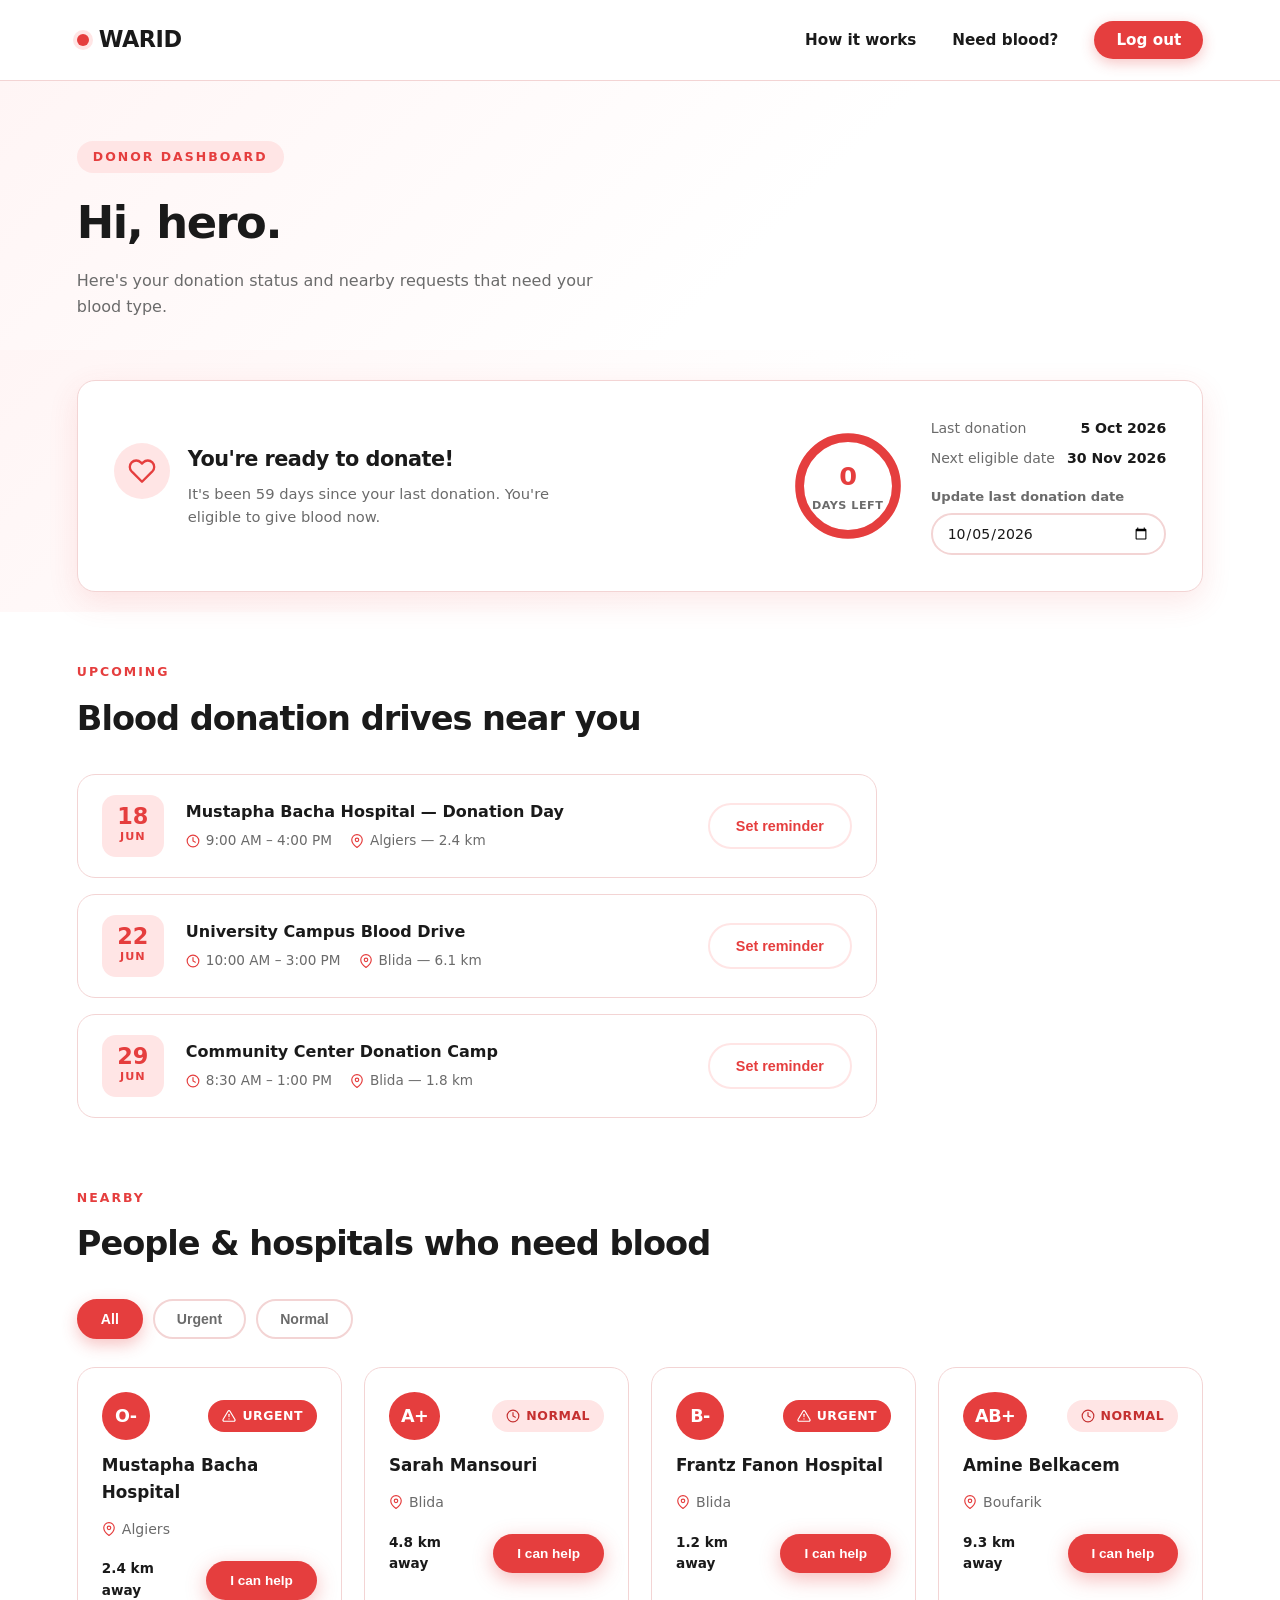
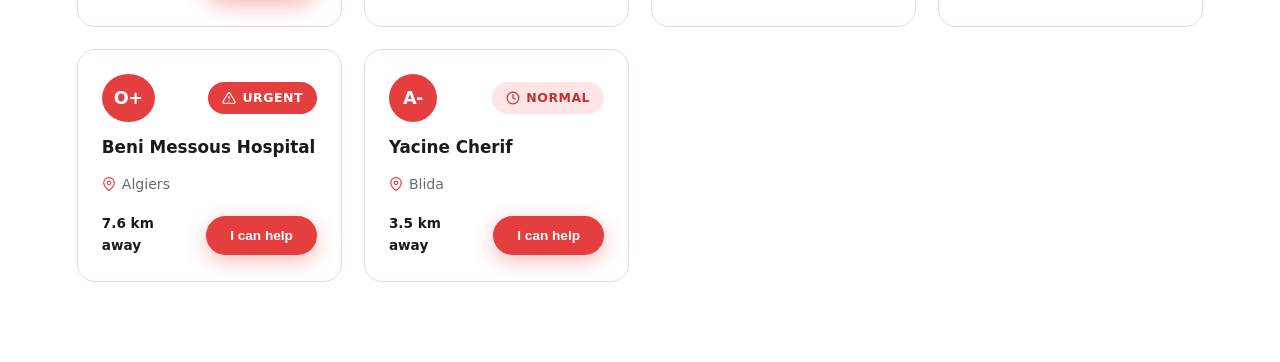
<file: donor-dashboard.html>
<!DOCTYPE html>
<html lang="en">
<head>
  <meta charset="UTF-8"/>
  <meta name="viewport" content="width=device-width, initial-scale=1.0"/>
  <title>Donor Dashboard — Warid</title>
  <link rel="stylesheet" href="donor-dashboard.css"/>
</head>
<body>
  <nav class="nav">
    <a href="index.html" class="logo">
      <span class="logo-dot"></span>WARID
    </a>
    <ul class="nav-links">
      <li><a href="index.html#how">How it works</a></li>
      <li><a href="register-needy.html">Need blood?</a></li>
      <li><a href="login.html" class="nav-cta">Log out</a></li>
    </ul>
  </nav>
  <section class="welcome">
    <span class="welcome-eyebrow fade-up">Donor dashboard</span>
    <h1 class="welcome-title fade-up-2">Hi, hero.</h1>
    <p class="welcome-sub fade-up-3">Here's your donation status and nearby requests that need your blood type.</p>
  </section>
  <section class="eligibility">
    <div class="eligibility-card">
      <div class="eligibility-status" id="eligibilityStatus">
        <div class="status-icon ready" id="statusIcon">
          <svg width="28" height="28" viewBox="0 0 24 24" fill="none" stroke="currentColor" stroke-width="2" stroke-linecap="round" stroke-linejoin="round" aria-hidden="true"><path d="M20.84 4.61a5.5 5.5 0 0 0-7.78 0L12 5.67l-1.06-1.06a5.5 5.5 0 0 0-7.78 7.78l1.06 1.06L12 21.23l7.78-7.78 1.06-1.06a5.5 5.5 0 0 0 0-7.78z"/></svg>
        </div>
        <div class="status-text">
          <h2 id="statusTitle">You're ready to donate!</h2>
          <p id="statusDesc">It's been more than 56 days since your last donation. You're eligible to give blood now.</p>
        </div>
      </div>
      <div class="countdown" id="countdown">
        <div class="countdown-ring">
          <svg viewBox="0 0 100 100" class="ring-svg">
            <circle cx="50" cy="50" r="44" class="ring-bg"/>
            <circle cx="50" cy="50" r="44" class="ring-progress" id="ringProgress"/>
          </svg>
          <div class="ring-center">
            <span class="ring-num" id="daysLeft">0</span>
            <span class="ring-label">days left</span>
          </div>
        </div>
        <div class="countdown-info">
          <p class="countdown-row"><span>Last donation</span><strong id="lastDonationDate">—</strong></p>
          <p class="countdown-row"><span>Next eligible date</span><strong id="nextEligibleDate">—</strong></p>
          <label class="last-donation-input">
            <span>Update last donation date</span>
            <input type="date" id="lastDonationInput">
          </label>
       </div>
      </div>
    </div>
  </section>
  <section class="events">
    <p class="section-label">Upcoming</p>
    <h2 class="section-title">Blood donation drives near you</h2>
    <div class="events-list">
      <div class="event-card">
        <div class="event-date">
          <span class="event-day">18</span>
          <span class="event-month">Jun</span>
        </div>
        <div class="event-body">
          <h3 class="event-title">Mustapha Bacha Hospital — Donation Day</h3>
          <p class="event-meta">
            <span class="meta-item"><svg width="14" height="14" viewBox="0 0 24 24" fill="none" stroke="currentColor" stroke-width="2" stroke-linecap="round" stroke-linejoin="round"><circle cx="12" cy="12" r="10"/><polyline points="12 6 12 12 16 14"/></svg> 9:00 AM – 4:00 PM</span>
            <span class="meta-item"><svg width="14" height="14" viewBox="0 0 24 24" fill="none" stroke="currentColor" stroke-width="2" stroke-linecap="round" stroke-linejoin="round"><path d="M21 10c0 7-9 13-9 13s-9-6-9-13a9 9 0 1 1 18 0z"/><circle cx="12" cy="10" r="3"/></svg> Algiers — 2.4 km</span>
          </p>
        </div>
        <button class="btn btn-outline">Set reminder</button>
      </div>
      <div class="event-card">
        <div class="event-date">
          <span class="event-day">22</span>
          <span class="event-month">Jun</span>
        </div>
        <div class="event-body">
          <h3 class="event-title">University Campus Blood Drive</h3>
          <p class="event-meta">
            <span class="meta-item"><svg width="14" height="14" viewBox="0 0 24 24" fill="none" stroke="currentColor" stroke-width="2" stroke-linecap="round" stroke-linejoin="round"><circle cx="12" cy="12" r="10"/><polyline points="12 6 12 12 16 14"/></svg> 10:00 AM – 3:00 PM</span>
            <span class="meta-item"><svg width="14" height="14" viewBox="0 0 24 24" fill="none" stroke="currentColor" stroke-width="2" stroke-linecap="round" stroke-linejoin="round"><path d="M21 10c0 7-9 13-9 13s-9-6-9-13a9 9 0 1 1 18 0z"/><circle cx="12" cy="10" r="3"/></svg> Blida — 6.1 km</span>
          </p>
        </div>
        <button class="btn btn-outline">Set reminder</button>
      </div>
      <div class="event-card">
        <div class="event-date">
          <span class="event-day">29</span>
          <span class="event-month">Jun</span>
        </div>
        <div class="event-body">
          <h3 class="event-title">Community Center Donation Camp</h3>
          <p class="event-meta">
            <span class="meta-item"><svg width="14" height="14" viewBox="0 0 24 24" fill="none" stroke="currentColor" stroke-width="2" stroke-linecap="round" stroke-linejoin="round"><circle cx="12" cy="12" r="10"/><polyline points="12 6 12 12 16 14"/></svg> 8:30 AM – 1:00 PM</span>
            <span class="meta-item"><svg width="14" height="14" viewBox="0 0 24 24" fill="none" stroke="currentColor" stroke-width="2" stroke-linecap="round" stroke-linejoin="round"><path d="M21 10c0 7-9 13-9 13s-9-6-9-13a9 9 0 1 1 18 0z"/><circle cx="12" cy="10" r="3"/></svg> Blida — 1.8 km</span>
          </p>
        </div>
        <button class="btn btn-outline">Set reminder</button>
      </div>
    </div>
  </section>
  <section class="requests">
    <p class="section-label">Nearby</p>
    <h2 class="section-title">People &amp; hospitals who need blood</h2>
    <div class="filters">
      <button class="filter-chip active" data-filter="all">All</button>
      <button class="filter-chip" data-filter="urgent">Urgent</button>
      <button class="filter-chip" data-filter="normal">Normal</button>
    </div>
    <div class="requests-grid" id="requestsGrid">
      <article class="request-card" data-urgency="urgent">
        <div class="request-top">
          <span class="blood-badge">O-</span>
          <span class="urgency-tag urgency-urgent">
            <svg width="14" height="14" viewBox="0 0 24 24" fill="none" stroke="currentColor" stroke-width="2" stroke-linecap="round" stroke-linejoin="round"><path d="M10.29 3.86L1.82 18a2 2 0 0 0 1.71 3h16.94a2 2 0 0 0 1.71-3L13.71 3.86a2 2 0 0 0-3.42 0z"/><line x1="12" y1="9" x2="12" y2="13"/><line x1="12" y1="17" x2="12.01" y2="17"/></svg>
            Urgent
          </span>
        </div>
        <h3 class="request-name">Mustapha Bacha Hospital</h3>
        <p class="request-loc">
          <svg width="14" height="14" viewBox="0 0 24 24" fill="none" stroke="currentColor" stroke-width="2" stroke-linecap="round" stroke-linejoin="round"><path d="M21 10c0 7-9 13-9 13s-9-6-9-13a9 9 0 1 1 18 0z"/><circle cx="12" cy="10" r="3"/></svg>
          Algiers
        </p>
        <div class="request-footer">
          <span class="request-distance">2.4 km away</span>
          <button class="btn btn-donor btn-sm">I can help</button>
        </div>
      </article>
      <article class="request-card" data-urgency="normal">
        <div class="request-top">
          <span class="blood-badge">A+</span>
          <span class="urgency-tag urgency-normal">
            <svg width="14" height="14" viewBox="0 0 24 24" fill="none" stroke="currentColor" stroke-width="2" stroke-linecap="round" stroke-linejoin="round"><circle cx="12" cy="12" r="10"/><polyline points="12 6 12 12 16 14"/></svg>
            Normal
          </span>
        </div>
        <h3 class="request-name">Sarah Mansouri</h3>
        <p class="request-loc">
          <svg width="14" height="14" viewBox="0 0 24 24" fill="none" stroke="currentColor" stroke-width="2" stroke-linecap="round" stroke-linejoin="round"><path d="M21 10c0 7-9 13-9 13s-9-6-9-13a9 9 0 1 1 18 0z"/><circle cx="12" cy="10" r="3"/></svg>
          Blida
        </p>
        <div class="request-footer">
          <span class="request-distance">4.8 km away</span>
          <button class="btn btn-donor btn-sm">I can help</button>
        </div>
      </article>

      <article class="request-card" data-urgency="urgent">
        <div class="request-top">
          <span class="blood-badge">B-</span>
          <span class="urgency-tag urgency-urgent">
            <svg width="14" height="14" viewBox="0 0 24 24" fill="none" stroke="currentColor" stroke-width="2" stroke-linecap="round" stroke-linejoin="round"><path d="M10.29 3.86L1.82 18a2 2 0 0 0 1.71 3h16.94a2 2 0 0 0 1.71-3L13.71 3.86a2 2 0 0 0-3.42 0z"/><line x1="12" y1="9" x2="12" y2="13"/><line x1="12" y1="17" x2="12.01" y2="17"/></svg>
            Urgent
          </span>
        </div>
        <h3 class="request-name">Frantz Fanon Hospital</h3>
        <p class="request-loc">
          <svg width="14" height="14" viewBox="0 0 24 24" fill="none" stroke="currentColor" stroke-width="2" stroke-linecap="round" stroke-linejoin="round"><path d="M21 10c0 7-9 13-9 13s-9-6-9-13a9 9 0 1 1 18 0z"/><circle cx="12" cy="10" r="3"/></svg>
          Blida
        </p>
        <div class="request-footer">
          <span class="request-distance">1.2 km away</span>
          <button class="btn btn-donor btn-sm">I can help</button>
        </div>
      </article>
      <article class="request-card" data-urgency="normal">
        <div class="request-top">
          <span class="blood-badge">AB+</span>
          <span class="urgency-tag urgency-normal">
            <svg width="14" height="14" viewBox="0 0 24 24" fill="none" stroke="currentColor" stroke-width="2" stroke-linecap="round" stroke-linejoin="round"><circle cx="12" cy="12" r="10"/><polyline points="12 6 12 12 16 14"/></svg>
            Normal
          </span>
        </div>
        <h3 class="request-name">Amine Belkacem</h3>
        <p class="request-loc">
          <svg width="14" height="14" viewBox="0 0 24 24" fill="none" stroke="currentColor" stroke-width="2" stroke-linecap="round" stroke-linejoin="round"><path d="M21 10c0 7-9 13-9 13s-9-6-9-13a9 9 0 1 1 18 0z"/><circle cx="12" cy="10" r="3"/></svg>
          Boufarik
        </p>
        <div class="request-footer">
          <span class="request-distance">9.3 km away</span>
          <button class="btn btn-donor btn-sm">I can help</button>
        </div>
      </article>
      <article class="request-card" data-urgency="urgent">
        <div class="request-top">
          <span class="blood-badge">O+</span>
          <span class="urgency-tag urgency-urgent">
            <svg width="14" height="14" viewBox="0 0 24 24" fill="none" stroke="currentColor" stroke-width="2" stroke-linecap="round" stroke-linejoin="round"><path d="M10.29 3.86L1.82 18a2 2 0 0 0 1.71 3h16.94a2 2 0 0 0 1.71-3L13.71 3.86a2 2 0 0 0-3.42 0z"/><line x1="12" y1="9" x2="12" y2="13"/><line x1="12" y1="17" x2="12.01" y2="17"/></svg>
            Urgent
          </span>
        </div>
        <h3 class="request-name">Beni Messous Hospital</h3>
        <p class="request-loc">
          <svg width="14" height="14" viewBox="0 0 24 24" fill="none" stroke="currentColor" stroke-width="2" stroke-linecap="round" stroke-linejoin="round"><path d="M21 10c0 7-9 13-9 13s-9-6-9-13a9 9 0 1 1 18 0z"/><circle cx="12" cy="10" r="3"/></svg>
          Algiers
        </p>
        <div class="request-footer">
          <span class="request-distance">7.6 km away</span>
          <button class="btn btn-donor btn-sm">I can help</button>
        </div>
      </article>
      <article class="request-card" data-urgency="normal">
        <div class="request-top">
          <span class="blood-badge">A-</span>
          <span class="urgency-tag urgency-normal">
            <svg width="14" height="14" viewBox="0 0 24 24" fill="none" stroke="currentColor" stroke-width="2" stroke-linecap="round" stroke-linejoin="round"><circle cx="12" cy="12" r="10"/><polyline points="12 6 12 12 16 14"/></svg>
            Normal
          </span>
        </div>
        <h3 class="request-name">Yacine Cherif</h3>
        <p class="request-loc">
          <svg width="14" height="14" viewBox="0 0 24 24" fill="none" stroke="currentColor" stroke-width="2" stroke-linecap="round" stroke-linejoin="round"><path d="M21 10c0 7-9 13-9 13s-9-6-9-13a9 9 0 1 1 18 0z"/><circle cx="12" cy="10" r="3"/></svg>
          Blida
        </p>
        <div class="request-footer">
          <span class="request-distance">3.5 km away</span>
          <button class="btn btn-donor btn-sm">I can help</button>
        </div>
      </article>
    </div>
    <p class="no-results hidden" id="noResults">No requests match this filter right now.</p>
  </section>
  
  <script src="donor-dashboard.js"></script>
</body>
</html>
</file>
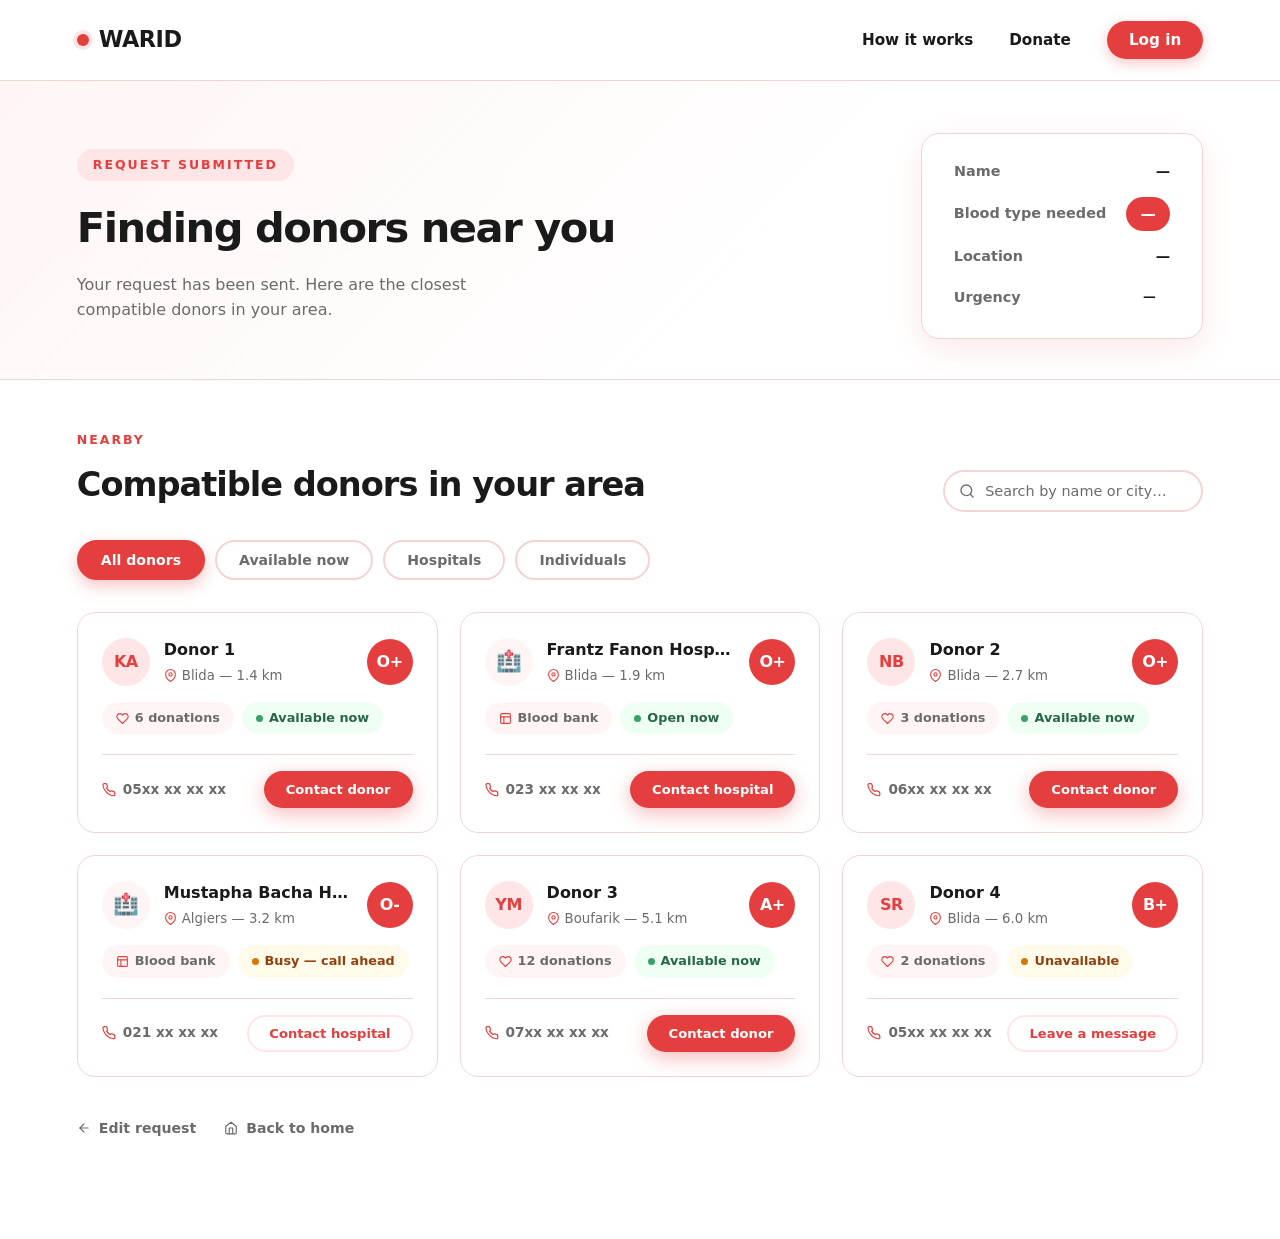
<file: find-donors.html>
<!DOCTYPE html>
<html lang="en">
<head>
  <meta charset="UTF-8"/>
  <meta name="viewport" content="width=device-width, initial-scale=1.0"/>
  <title>Nearby Donors — Warid</title>
  <link rel="stylesheet" href="find-donors.css"/>
</head>
<body>

  <nav class="nav">
    <a href="index.html" class="logo">
      <span class="logo-dot"></span>WARID
    </a>
    <ul class="nav-links">
      <li><a href="index.html#how">How it works</a></li>
      <li><a href="register-donor.html">Donate</a></li>
      <li><a href="login.html" class="nav-cta">Log in</a></li>
    </ul>
  </nav>
  <section class="summary-banner">
    <div class="summary-inner">
      <div class="summary-left">
        <span class="summary-eyebrow fade-up">Request submitted</span>
        <h1 class="summary-title fade-up-2">Finding donors near you</h1>
        <p class="summary-sub fade-up-3">Your request has been sent. Here are the closest compatible donors in your area.</p>
      </div>
      <div class="summary-card fade-up-2" id="summaryCard">
        <div class="summary-row">
          <span class="summary-label">Name</span>
          <strong class="summary-value" id="sumName">—</strong>
        </div>
        <div class="summary-row">
          <span class="summary-label">Blood type needed</span>
          <span class="blood-badge-sm" id="sumBlood">—</span>
        </div>
        <div class="summary-row">
          <span class="summary-label">Location</span>
          <strong class="summary-value" id="sumLocation">—</strong>
        </div>
        <div class="summary-row">
          <span class="summary-label">Urgency</span>
          <span class="urgency-pill" id="sumUrgency">—</span>
        </div>
      </div>
    </div>
  </section>
  <section class="donors-section">
    <div class="section-header">
      <div>
        <p class="section-label">Nearby</p>
        <h2 class="section-title">Compatible donors in your area</h2>
      </div>
      <div class="search-wrap">
        <svg width="16" height="16" viewBox="0 0 24 24" fill="none" stroke="currentColor" stroke-width="2" stroke-linecap="round" stroke-linejoin="round" aria-hidden="true"><circle cx="11" cy="11" r="8"/><line x1="21" y1="21" x2="16.65" y2="16.65"/></svg>
        <input type="text" id="searchInput" placeholder="Search by name or city…" class="search-input"/>
      </div>
    </div>

    <div class="filters">
      <button class="filter-chip active" data-filter="all">All donors</button>
      <button class="filter-chip" data-filter="available">Available now</button>
      <button class="filter-chip" data-filter="hospital">Hospitals</button>
      <button class="filter-chip" data-filter="individual">Individuals</button>
    </div>

    <div class="donors-grid" id="donorsGrid">

      <article class="donor-card" data-type="individual" data-available="true">
        <div class="donor-top">
          <div class="donor-avatar">KA</div>
          <div class="donor-meta-top">
            <h3 class="donor-name">Donor 1</h3>
            <p class="donor-city">
              <svg width="13" height="13" viewBox="0 0 24 24" fill="none" stroke="currentColor" stroke-width="2" stroke-linecap="round" stroke-linejoin="round"><path d="M21 10c0 7-9 13-9 13s-9-6-9-13a9 9 0 1 1 18 0z"/><circle cx="12" cy="10" r="3"/></svg>
              Blida — 1.4 km
            </p>
          </div>
          <span class="blood-badge">O+</span>
        </div>
        <div class="donor-stats">
          <div class="stat-pill">
            <svg width="13" height="13" viewBox="0 0 24 24" fill="none" stroke="currentColor" stroke-width="2" stroke-linecap="round" stroke-linejoin="round"><path d="M20.84 4.61a5.5 5.5 0 0 0-7.78 0L12 5.67l-1.06-1.06a5.5 5.5 0 0 0-7.78 7.78l1.06 1.06L12 21.23l7.78-7.78 1.06-1.06a5.5 5.5 0 0 0 0-7.78z"/></svg>
            6 donations
          </div>
          <div class="stat-pill available-pill">
            <span class="available-dot"></span>
            Available now
          </div>
        </div>
        <div class="donor-footer">
          <div class="contact-row">
            <svg width="14" height="14" viewBox="0 0 24 24" fill="none" stroke="currentColor" stroke-width="2" stroke-linecap="round" stroke-linejoin="round"><path d="M22 16.92v3a2 2 0 0 1-2.18 2 19.79 19.79 0 0 1-8.63-3.07A19.5 19.5 0 0 1 4.69 12a19.79 19.79 0 0 1-3.07-8.67A2 2 0 0 1 3.58 1.18h3a2 2 0 0 1 2 1.72c.127.96.361 1.903.7 2.81a2 2 0 0 1-.45 2.11L7.91 8.72a16 16 0 0 0 6 6l.72-.72a2 2 0 0 1 2.11-.45c.907.339 1.85.573 2.81.7A2 2 0 0 1 21.28 16.92z"/></svg>
            <span>05xx xx xx xx</span>
          </div>
          <button class="btn btn-donor btn-sm contact-btn">Contact donor</button>
        </div>
      </article>

      <article class="donor-card" data-type="hospital" data-available="true">
        <div class="donor-top">
          <div class="donor-avatar donor-avatar-hospital">🏥</div>
          <div class="donor-meta-top">
            <h3 class="donor-name">Frantz Fanon Hospital</h3>
            <p class="donor-city">
              <svg width="13" height="13" viewBox="0 0 24 24" fill="none" stroke="currentColor" stroke-width="2" stroke-linecap="round" stroke-linejoin="round"><path d="M21 10c0 7-9 13-9 13s-9-6-9-13a9 9 0 1 1 18 0z"/><circle cx="12" cy="10" r="3"/></svg>
              Blida — 1.9 km
            </p>
          </div>
          <span class="blood-badge">O+</span>
        </div>
        <div class="donor-stats">
          <div class="stat-pill">
            <svg width="13" height="13" viewBox="0 0 24 24" fill="none" stroke="currentColor" stroke-width="2" stroke-linecap="round" stroke-linejoin="round"><rect x="3" y="3" width="18" height="18" rx="2" ry="2"/><line x1="3" y1="9" x2="21" y2="9"/><line x1="9" y1="21" x2="9" y2="9"/></svg>
            Blood bank
          </div>
          <div class="stat-pill available-pill">
            <span class="available-dot"></span>
            Open now
          </div>
        </div>
        <div class="donor-footer">
          <div class="contact-row">
            <svg width="14" height="14" viewBox="0 0 24 24" fill="none" stroke="currentColor" stroke-width="2" stroke-linecap="round" stroke-linejoin="round"><path d="M22 16.92v3a2 2 0 0 1-2.18 2 19.79 19.79 0 0 1-8.63-3.07A19.5 19.5 0 0 1 4.69 12a19.79 19.79 0 0 1-3.07-8.67A2 2 0 0 1 3.58 1.18h3a2 2 0 0 1 2 1.72c.127.96.361 1.903.7 2.81a2 2 0 0 1-.45 2.11L7.91 8.72a16 16 0 0 0 6 6l.72-.72a2 2 0 0 1 2.11-.45c.907.339 1.85.573 2.81.7A2 2 0 0 1 21.28 16.92z"/></svg>
            <span>023 xx xx xx</span>
          </div>
          <button class="btn btn-donor btn-sm contact-btn">Contact hospital</button>
        </div>
      </article>

      <article class="donor-card" data-type="individual" data-available="true">
        <div class="donor-top">
          <div class="donor-avatar">NB</div>
          <div class="donor-meta-top">
            <h3 class="donor-name">Donor 2</h3>
            <p class="donor-city">
              <svg width="13" height="13" viewBox="0 0 24 24" fill="none" stroke="currentColor" stroke-width="2" stroke-linecap="round" stroke-linejoin="round"><path d="M21 10c0 7-9 13-9 13s-9-6-9-13a9 9 0 1 1 18 0z"/><circle cx="12" cy="10" r="3"/></svg>
              Blida — 2.7 km
            </p>
          </div>
          <span class="blood-badge">O+</span>
        </div>
        <div class="donor-stats">
          <div class="stat-pill">
            <svg width="13" height="13" viewBox="0 0 24 24" fill="none" stroke="currentColor" stroke-width="2" stroke-linecap="round" stroke-linejoin="round"><path d="M20.84 4.61a5.5 5.5 0 0 0-7.78 0L12 5.67l-1.06-1.06a5.5 5.5 0 0 0-7.78 7.78l1.06 1.06L12 21.23l7.78-7.78 1.06-1.06a5.5 5.5 0 0 0 0-7.78z"/></svg>
            3 donations
          </div>
          <div class="stat-pill available-pill">
            <span class="available-dot"></span>
            Available now
          </div>
        </div>
        <div class="donor-footer">
          <div class="contact-row">
            <svg width="14" height="14" viewBox="0 0 24 24" fill="none" stroke="currentColor" stroke-width="2" stroke-linecap="round" stroke-linejoin="round"><path d="M22 16.92v3a2 2 0 0 1-2.18 2 19.79 19.79 0 0 1-8.63-3.07A19.5 19.5 0 0 1 4.69 12a19.79 19.79 0 0 1-3.07-8.67A2 2 0 0 1 3.58 1.18h3a2 2 0 0 1 2 1.72c.127.96.361 1.903.7 2.81a2 2 0 0 1-.45 2.11L7.91 8.72a16 16 0 0 0 6 6l.72-.72a2 2 0 0 1 2.11-.45c.907.339 1.85.573 2.81.7A2 2 0 0 1 21.28 16.92z"/></svg>
            <span>06xx xx xx xx</span>
          </div>
          <button class="btn btn-donor btn-sm contact-btn">Contact donor</button>
        </div>
      </article>

      <article class="donor-card" data-type="hospital" data-available="false">
        <div class="donor-top">
          <div class="donor-avatar donor-avatar-hospital">🏥</div>
          <div class="donor-meta-top">
            <h3 class="donor-name">Mustapha Bacha Hospital</h3>
            <p class="donor-city">
              <svg width="13" height="13" viewBox="0 0 24 24" fill="none" stroke="currentColor" stroke-width="2" stroke-linecap="round" stroke-linejoin="round"><path d="M21 10c0 7-9 13-9 13s-9-6-9-13a9 9 0 1 1 18 0z"/><circle cx="12" cy="10" r="3"/></svg>
              Algiers — 3.2 km
            </p>
          </div>
          <span class="blood-badge">O-</span>
        </div>
        <div class="donor-stats">
          <div class="stat-pill">
            <svg width="13" height="13" viewBox="0 0 24 24" fill="none" stroke="currentColor" stroke-width="2" stroke-linecap="round" stroke-linejoin="round"><rect x="3" y="3" width="18" height="18" rx="2" ry="2"/><line x1="3" y1="9" x2="21" y2="9"/><line x1="9" y1="21" x2="9" y2="9"/></svg>
            Blood bank
          </div>
          <div class="stat-pill busy-pill">
            <span class="busy-dot"></span>
            Busy — call ahead
          </div>
        </div>
        <div class="donor-footer">
          <div class="contact-row">
            <svg width="14" height="14" viewBox="0 0 24 24" fill="none" stroke="currentColor" stroke-width="2" stroke-linecap="round" stroke-linejoin="round"><path d="M22 16.92v3a2 2 0 0 1-2.18 2 19.79 19.79 0 0 1-8.63-3.07A19.5 19.5 0 0 1 4.69 12a19.79 19.79 0 0 1-3.07-8.67A2 2 0 0 1 3.58 1.18h3a2 2 0 0 1 2 1.72c.127.96.361 1.903.7 2.81a2 2 0 0 1-.45 2.11L7.91 8.72a16 16 0 0 0 6 6l.72-.72a2 2 0 0 1 2.11-.45c.907.339 1.85.573 2.81.7A2 2 0 0 1 21.28 16.92z"/></svg>
            <span>021 xx xx xx</span>
          </div>
          <button class="btn btn-outline btn-sm contact-btn">Contact hospital</button>
        </div>
      </article>

      <article class="donor-card" data-type="individual" data-available="true">
        <div class="donor-top">
          <div class="donor-avatar">YM</div>
          <div class="donor-meta-top">
            <h3 class="donor-name">Donor 3</h3>
            <p class="donor-city">
              <svg width="13" height="13" viewBox="0 0 24 24" fill="none" stroke="currentColor" stroke-width="2" stroke-linecap="round" stroke-linejoin="round"><path d="M21 10c0 7-9 13-9 13s-9-6-9-13a9 9 0 1 1 18 0z"/><circle cx="12" cy="10" r="3"/></svg>
              Boufarik — 5.1 km
            </p>
          </div>
          <span class="blood-badge">A+</span>
        </div>
        <div class="donor-stats">
          <div class="stat-pill">
            <svg width="13" height="13" viewBox="0 0 24 24" fill="none" stroke="currentColor" stroke-width="2" stroke-linecap="round" stroke-linejoin="round"><path d="M20.84 4.61a5.5 5.5 0 0 0-7.78 0L12 5.67l-1.06-1.06a5.5 5.5 0 0 0-7.78 7.78l1.06 1.06L12 21.23l7.78-7.78 1.06-1.06a5.5 5.5 0 0 0 0-7.78z"/></svg>
            12 donations
          </div>
          <div class="stat-pill available-pill">
            <span class="available-dot"></span>
            Available now
          </div>
        </div>
        <div class="donor-footer">
          <div class="contact-row">
            <svg width="14" height="14" viewBox="0 0 24 24" fill="none" stroke="currentColor" stroke-width="2" stroke-linecap="round" stroke-linejoin="round"><path d="M22 16.92v3a2 2 0 0 1-2.18 2 19.79 19.79 0 0 1-8.63-3.07A19.5 19.5 0 0 1 4.69 12a19.79 19.79 0 0 1-3.07-8.67A2 2 0 0 1 3.58 1.18h3a2 2 0 0 1 2 1.72c.127.96.361 1.903.7 2.81a2 2 0 0 1-.45 2.11L7.91 8.72a16 16 0 0 0 6 6l.72-.72a2 2 0 0 1 2.11-.45c.907.339 1.85.573 2.81.7A2 2 0 0 1 21.28 16.92z"/></svg>
            <span>07xx xx xx xx</span>
          </div>
          <button class="btn btn-donor btn-sm contact-btn">Contact donor</button>
        </div>
      </article>

      <article class="donor-card" data-type="individual" data-available="false">
        <div class="donor-top">
          <div class="donor-avatar">SR</div>
          <div class="donor-meta-top">
            <h3 class="donor-name">Donor 4</h3>
            <p class="donor-city">
              <svg width="13" height="13" viewBox="0 0 24 24" fill="none" stroke="currentColor" stroke-width="2" stroke-linecap="round" stroke-linejoin="round"><path d="M21 10c0 7-9 13-9 13s-9-6-9-13a9 9 0 1 1 18 0z"/><circle cx="12" cy="10" r="3"/></svg>
              Blida — 6.0 km
            </p>
          </div>
          <span class="blood-badge">B+</span>
        </div>
        <div class="donor-stats">
          <div class="stat-pill">
            <svg width="13" height="13" viewBox="0 0 24 24" fill="none" stroke="currentColor" stroke-width="2" stroke-linecap="round" stroke-linejoin="round"><path d="M20.84 4.61a5.5 5.5 0 0 0-7.78 0L12 5.67l-1.06-1.06a5.5 5.5 0 0 0-7.78 7.78l1.06 1.06L12 21.23l7.78-7.78 1.06-1.06a5.5 5.5 0 0 0 0-7.78z"/></svg>
            2 donations
          </div>
          <div class="stat-pill busy-pill">
            <span class="busy-dot"></span>
            Unavailable
          </div>
        </div>
        <div class="donor-footer">
          <div class="contact-row">
            <svg width="14" height="14" viewBox="0 0 24 24" fill="none" stroke="currentColor" stroke-width="2" stroke-linecap="round" stroke-linejoin="round"><path d="M22 16.92v3a2 2 0 0 1-2.18 2 19.79 19.79 0 0 1-8.63-3.07A19.5 19.5 0 0 1 4.69 12a19.79 19.79 0 0 1-3.07-8.67A2 2 0 0 1 3.58 1.18h3a2 2 0 0 1 2 1.72c.127.96.361 1.903.7 2.81a2 2 0 0 1-.45 2.11L7.91 8.72a16 16 0 0 0 6 6l.72-.72a2 2 0 0 1 2.11-.45c.907.339 1.85.573 2.81.7A2 2 0 0 1 21.28 16.92z"/></svg>
            <span>05xx xx xx xx</span>
          </div>
          <button class="btn btn-outline btn-sm contact-btn">Leave a message</button>
        </div>
      </article>

    </div>

    <p class="no-results hidden" id="noResults">No donors match this filter right now.</p>

    <div class="back-row">
      <a href="register-needy.html" class="back-home">
        <svg width="14" height="14" viewBox="0 0 24 24" fill="none" stroke="currentColor" stroke-width="2" stroke-linecap="round" stroke-linejoin="round" aria-hidden="true"><line x1="19" y1="12" x2="5" y2="12"/><polyline points="12 19 5 12 12 5"/></svg>
        Edit request
      </a>
      <a href="index.html" class="back-home">
        <svg width="14" height="14" viewBox="0 0 24 24" fill="none" stroke="currentColor" stroke-width="2" stroke-linecap="round" stroke-linejoin="round" aria-hidden="true"><path d="M3 9l9-7 9 7v11a2 2 0 0 1-2 2H5a2 2 0 0 1-2-2z"/><polyline points="9 22 9 12 15 12 15 22"/></svg>
        Back to home
      </a>
    </div>
  </section>

 
  <script src="find-donors.js"></script>
</body>
</html>
</file>
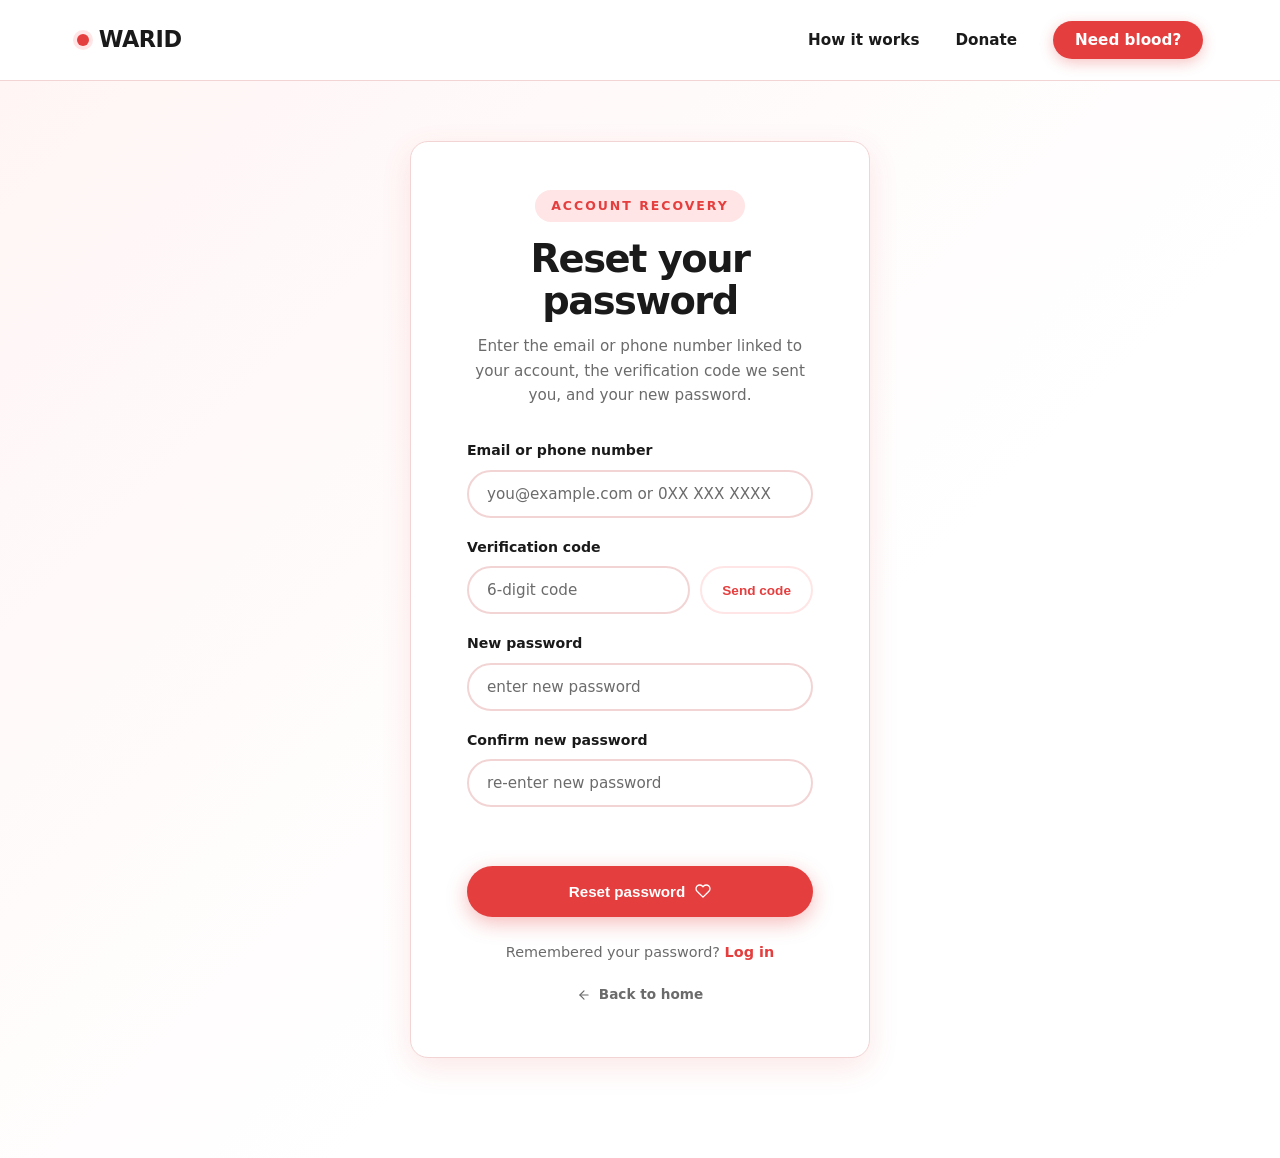
<file: forgot-password.html>
<!DOCTYPE html>
<html lang="en">
<head>
  <meta charset="UTF-8"/>
  <meta name="viewport" content="width=device-width, initial-scale=1.0"/>
  <title>Forgot Password — Warid</title>
  <link rel="stylesheet" href="login.css"/>
</head>
<body>
  <nav class="nav">
    <a href="index.html" class="logo">
      <span class="logo-dot"></span>WARID
    </a>
    <ul class="nav-links">
      <li><a href="index.html#how">How it works</a></li>
      <li><a href="register-donor.html">Donate</a></li>
      <li><a href="register-needy.html" class="nav-cta">Need blood?</a></li>
    </ul>
  </nav>
  <section class="auth auth-centered">
    <div class="auth-card">
      <span class="auth-eyebrow fade-up">Account recovery</span>
      <h1 class="auth-title fade-up-2">Reset your password</h1>
      <p class="auth-sub fade-up-3">
        Enter the email or phone number linked to your account, the verification code we sent you, and your new password.
      </p>
      <form id="resetForm" class="auth-form fade-up-3">
        <div class="field">
          <label for="identifier">Email or phone number</label>
          <input type="text" id="identifier" name="identifier" placeholder="you@example.com or 0XX XXX XXXX" required>
        </div>
        <div class="field code-field">
          <label for="code">Verification code</label>
          <div class="code-row">
            <input type="text" id="code" name="code" placeholder="6-digit code" inputmode="numeric" maxlength="6" required>
            <button type="button" id="sendCodeBtn" class="btn btn-secondary-outline">Send code</button>
          </div>
        </div>
        <div class="field">
          <label for="newPassword">New password</label>
          <input type="password" id="newPassword" name="newPassword" placeholder="enter new password" required>
        </div>
        <div class="field">
          <label for="confirmPassword">Confirm new password</label>
          <input type="password" id="confirmPassword" name="confirmPassword" placeholder="re-enter new password" required>
        </div>
        <p class="field-error" id="formError"></p>
        <button type="submit" class="btn btn-donor btn-full">
          Reset password
          <svg width="16" height="16" viewBox="0 0 24 24" fill="none" stroke="currentColor" stroke-width="2" stroke-linecap="round" stroke-linejoin="round" aria-hidden="true"><path d="M20.84 4.61a5.5 5.5 0 0 0-7.78 0L12 5.67l-1.06-1.06a5.5 5.5 0 0 0-7.78 7.78l1.06 1.06L12 21.23l7.78-7.78 1.06-1.06a5.5 5.5 0 0 0 0-7.78z"/></svg>
        </button>
      </form>
      <p class="auth-footer">
        Remembered your password? <a href="login.html">Log in</a>
      </p>
      <a href="index.html" class="back-home">
        <svg width="14" height="14" viewBox="0 0 24 24" fill="none" stroke="currentColor" stroke-width="2" stroke-linecap="round" stroke-linejoin="round" aria-hidden="true"><line x1="19" y1="12" x2="5" y2="12"/><polyline points="12 19 5 12 12 5"/></svg>
        Back to home
      </a>
    </div>
  </section>
  <script src="forgot-password.js"></script>
</body>
</html>
</file>
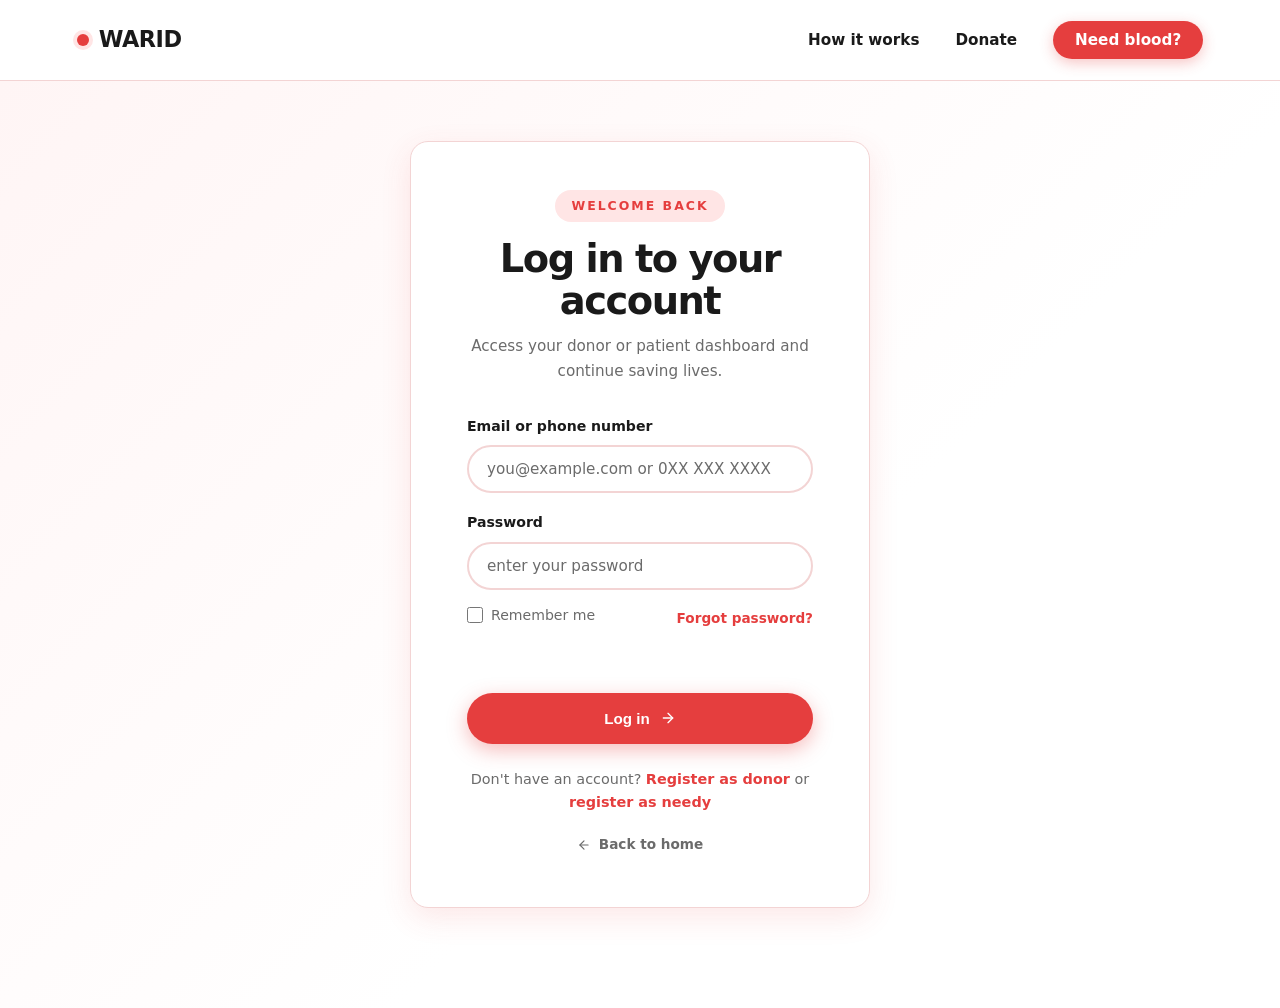
<file: login.html>
<!DOCTYPE html>
<html lang="en">
<head>
  <meta charset="UTF-8"/>
  <meta name="viewport" content="width=device-width, initial-scale=1.0"/>
  <title>Log in — Warid</title>
  <link rel="stylesheet" href="login.css"/>
</head>
<body>
  <nav class="nav">
    <a href="index.html" class="logo">
      <span class="logo-dot"></span>WARID
    </a>
    <ul class="nav-links">
      <li><a href="index.html">How it works</a></li>
      <li><a href="register-donor.html">Donate</a></li>
      <li><a href="register-needy.html" class="nav-cta">Need blood?</a></li>
    </ul>
  </nav>

  <section class="auth auth-centered">
    <div class="auth-card">
      <span class="auth-eyebrow fade-up">Welcome back</span>
      <h1 class="auth-title fade-up-2">Log in to your account</h1>
      <p class="auth-sub fade-up-3">
        Access your donor or patient dashboard and continue saving lives.
      </p>

      <form id="loginForm" class="auth-form fade-up-3">

        <div class="field">
          <label for="identifier">Email or phone number</label>
          <input type="text" id="identifier" name="identifier" placeholder="you@example.com or 0XX XXX XXXX" required>
        </div>

        <div class="field">
          <label for="password">Password</label>
          <input type="password" id="password" name="password" placeholder="enter your password" required>
        </div>

        <div class="login-options">
          <label class="remember">
            <input type="checkbox" id="remember" name="remember">
            Remember me
          </label>
          <a href="forgot-password.html" class="forgot-link">Forgot password?</a>
        </div>

        <p class="field-error" id="formError"></p>

        <button type="submit" class="btn btn-donor btn-full">
          Log in
          <svg width="16" height="16" viewBox="0 0 24 24" fill="none" stroke="currentColor" stroke-width="2" stroke-linecap="round" stroke-linejoin="round" aria-hidden="true"><line x1="5" y1="12" x2="19" y2="12"/><polyline points="12 5 19 12 12 19"/></svg>
        </button>
      </form>

      <p class="auth-footer">
        Don't have an account? <a href="register-donor.html">Register as donor</a> or <a href="register-needy.html">register as needy</a>
      </p>

      <a href="index.html" class="back-home">
        <svg width="14" height="14" viewBox="0 0 24 24" fill="none" stroke="currentColor" stroke-width="2" stroke-linecap="round" stroke-linejoin="round" aria-hidden="true"><line x1="19" y1="12" x2="5" y2="12"/><polyline points="12 19 5 12 12 5"/></svg>
        Back to home
      </a>
    </div>
  </section>
  <script src="login.js"></script>
</body>
</html>
</file>
<file: donor-dashboard.css>
:root {
  --red: #e53e3e;
  --red-dark: #c53030;
  --red-light: #ffe5e5;
  --red-pale: #fff5f5;
  --white: #ffffff;
  --ink: #1a1a1a;
  --ink-soft: #6b6b6b;
  --border: #f3d4d4;
  --shadow: 0 10px 30px rgba(229, 62, 62, 0.12);
  --shadow-hover: 0 16px 40px rgba(229, 62, 62, 0.22);
  --radius: 18px;
  --transition: 0.35s cubic-bezier(.4,0,.2,1);
}
* {
  margin: 0;
  padding: 0;
  box-sizing: border-box;
}
html {
  scroll-behavior: smooth;
}
body {
  font-family: 'Inter', 'Segoe UI', system-ui, -apple-system, sans-serif;
  background: var(--white);
  color: var(--ink);
  line-height: 1.6;
  overflow-x: hidden;
}
.nav {
  display: flex;
  align-items: center;
  justify-content: space-between;
  padding: 22px 6%;
  position: sticky;
  top: 0;
  background: rgba(255, 255, 255, 0.85);
  backdrop-filter: blur(12px);
  border-bottom: 1px solid var(--border);
  z-index: 1000;
}
.logo {
  display: flex;
  align-items: center;
  gap: 10px;
  font-size: 1.4rem;
  font-weight: 800;
  color: var(--ink);
  text-decoration: none;
  letter-spacing: -0.5px;
  transition: color var(--transition);
}
.logo:hover {
  color: var(--red);
}
.logo-dot {
  display: inline-block;
  width: 12px;
  height: 12px;
  border-radius: 50%;
  background: var(--red);
  box-shadow: 0 0 0 4px var(--red-light);
  animation: pulse 2.2s infinite;
}
@keyframes pulse {
  0%, 100% { box-shadow: 0 0 0 4px var(--red-light); }
  50% { box-shadow: 0 0 0 8px var(--red-light); }
}
.nav-links {
  display: flex;
  align-items: center;
  gap: 36px;
  list-style: none;
}
.nav-links a {
  text-decoration: none;
  color: var(--ink);
  font-weight: 600;
  font-size: 0.95rem;
  position: relative;
  transition: color var(--transition);
}
.nav-links a:not(.nav-cta)::after {
  content: '';
  position: absolute;
  left: 0;
  bottom: -6px;
  width: 0;
  height: 2px;
  background: var(--red);
  transition: width var(--transition);
}
.nav-links a:not(.nav-cta):hover::after {
  width: 100%;
}

.nav-links a:not(.nav-cta):hover {
  color: var(--red);
}

.nav-cta {
  background: var(--red);
  color: var(--white) !important;
  padding: 10px 22px;
  border-radius: 50px;
  transition: all var(--transition);
  box-shadow: 0 4px 14px rgba(229, 62, 62, 0.3);
}

.nav-cta:hover {
  background: var(--red-dark);
  transform: translateY(-2px);
  box-shadow: 0 8px 20px rgba(229, 62, 62, 0.4);
}
.welcome {
  padding: 60px 6% 30px;
  background: linear-gradient(135deg, var(--red-pale) 0%, var(--white) 60%);
}
.welcome-eyebrow {
  display: inline-block;
  color: var(--red);
  font-weight: 700;
  letter-spacing: 2px;
  text-transform: uppercase;
  font-size: 0.78rem;
  margin-bottom: 14px;
  padding: 6px 16px;
  background: var(--red-light);
  border-radius: 50px;
}
.welcome-title {
  font-size: clamp(2rem, 4vw, 2.8rem);
  font-weight: 800;
  letter-spacing: -1.5px;
  margin-bottom: 10px;
}
.welcome-sub {
  color: var(--ink-soft);
  font-size: 1rem;
  max-width: 560px;
}
.eligibility {
  padding: 30px 6% 20px;
  background: linear-gradient(135deg, var(--red-pale) 0%, var(--white) 60%);
}
.eligibility-card {
  background: var(--white);
  border: 1px solid var(--border);
  border-radius: var(--radius);
  box-shadow: var(--shadow);
  padding: 36px;
  display: grid;
  grid-template-columns: 1.2fr 1fr;
  gap: 36px;
  align-items: center;
  transition: box-shadow var(--transition);
}
.eligibility-card:hover {
  box-shadow: var(--shadow-hover);
}
.eligibility-status {
  display: flex;
  gap: 18px;
  align-items: flex-start;
}
.status-icon {
  width: 56px;
  height: 56px;
  border-radius: 50%;
  display: flex;
  align-items: center;
  justify-content: center;
  flex-shrink: 0;
}
.status-icon.ready {
  background: var(--red-light);
  color: var(--red);
}
.status-icon.waiting {
  background: var(--border);
  color: var(--ink-soft);
}
.status-text h2 {
  font-size: 1.3rem;
  font-weight: 800;
  letter-spacing: -0.5px;
  margin-bottom: 6px;
}
.status-text p {
  color: var(--ink-soft);
  font-size: 0.92rem;
  max-width: 380px;
}
.countdown {
  display: flex;
  align-items: center;
  gap: 28px;
  flex-wrap: wrap;
  justify-content: flex-end;
}
.countdown-ring {
  position: relative;
  width: 110px;
  height: 110px;
  flex-shrink: 0;
}
.ring-svg {
  width: 100%;
  height: 100%;
  transform: rotate(-90deg);
}
.ring-bg {
  fill: none;
  stroke: var(--red-light);
  stroke-width: 8;
}
.ring-progress {
  fill: none;
  stroke: var(--red);
  stroke-width: 8;
  stroke-linecap: round;
  stroke-dasharray: 276.46;
  stroke-dashoffset: 0;
  transition: stroke-dashoffset 0.6s ease;
}
.ring-center {
  position: absolute;
  inset: 0;
  display: flex;
  flex-direction: column;
  align-items: center;
  justify-content: center;
}
.ring-num {
  font-size: 1.6rem;
  font-weight: 800;
  color: var(--red);
  letter-spacing: -1px;
}
.ring-label {
  font-size: 0.7rem;
  color: var(--ink-soft);
  font-weight: 600;
  text-transform: uppercase;
  letter-spacing: 0.5px;
}
.countdown-info {
  display: flex;
  flex-direction: column;
  gap: 8px;
  min-width: 220px;
}
.countdown-row {
  display: flex;
  justify-content: space-between;
  font-size: 0.88rem;
  color: var(--ink-soft);
  gap: 12px;
}

.countdown-row strong {
  color: var(--ink);
  font-weight: 700;
}

.last-donation-input {
  display: flex;
  flex-direction: column;
  gap: 6px;
  margin-top: 8px;
  font-size: 0.82rem;
  font-weight: 600;
  color: var(--ink-soft);
}

.last-donation-input input {
  padding: 10px 14px;
  border: 2px solid var(--border);
  border-radius: 50px;
  font-size: 0.88rem;
  font-family: inherit;
  color: var(--ink);
  background: var(--white);
  outline: none;
  transition: all var(--transition);
}

.last-donation-input input:focus {
  border-color: var(--red);
  box-shadow: 0 0 0 4px var(--red-light);
}
.section-label {
  color: var(--red);
  font-weight: 700;
  letter-spacing: 2px;
  text-transform: uppercase;
  font-size: 0.78rem;
  margin-bottom: 10px;
}
.section-title {
  font-size: clamp(1.5rem, 3vw, 2.1rem);
  font-weight: 800;
  letter-spacing: -1px;
  margin-bottom: 28px;
}
.events {
  padding: 50px 6%;
}

.events-list {
  display: flex;
  flex-direction: column;
  gap: 16px;
  max-width: 800px;
}
.event-card {
  display: flex;
  align-items: center;
  gap: 22px;
  background: var(--white);
  border: 1px solid var(--border);
  border-radius: var(--radius);
  padding: 20px 24px;
  transition: all var(--transition);
}
.event-card:hover {
  transform: translateY(-4px);
  box-shadow: var(--shadow);
  border-color: var(--red-light);
}

.event-date {
  display: flex;
  flex-direction: column;
  align-items: center;
  justify-content: center;
  background: var(--red-light);
  color: var(--red);
  border-radius: 14px;
  width: 62px;
  height: 62px;
  flex-shrink: 0;
}
.event-day {
  font-size: 1.4rem;
  font-weight: 800;
  line-height: 1;
}
.event-month {
  font-size: 0.7rem;
  font-weight: 700;
  text-transform: uppercase;
  letter-spacing: 1px;
}
.event-body {
  flex: 1;
}
.event-title {
  font-size: 1rem;
  font-weight: 700;
  margin-bottom: 6px;
}
.event-meta {
  display: flex;
  gap: 18px;
  flex-wrap: wrap;
  color: var(--ink-soft);
  font-size: 0.85rem;
}
.meta-item {
  display: inline-flex;
  align-items: center;
  gap: 6px;
}
.meta-item svg {
  color: var(--red);
  flex-shrink: 0;
}
.btn {
  display: inline-flex;
  align-items: center;
  justify-content: center;
  gap: 8px;
  padding: 13px 26px;
  border-radius: 50px;
  font-weight: 700;
  font-size: 0.9rem;
  text-decoration: none;
  transition: all var(--transition);
  border: 2px solid transparent;
  cursor: pointer;
  white-space: nowrap;
}

.btn-donor {
  background: var(--red);
  color: var(--white);
  box-shadow: 0 6px 20px rgba(229, 62, 62, 0.35);
}

.btn-donor:hover {
  background: var(--red-dark);
  transform: translateY(-2px);
  box-shadow: 0 12px 28px rgba(229, 62, 62, 0.45);
}

.btn-outline {
  background: var(--white);
  color: var(--red);
  border: 2px solid var(--red-light);
}

.btn-outline:hover {
  background: var(--red-light);
  border-color: var(--red);
  transform: translateY(-2px);
}

.btn-sm {
  padding: 10px 22px;
  font-size: 0.85rem;
}
.requests {
  padding: 20px 6% 80px;
}

.filters {
  display: flex;
  gap: 10px;
  margin-bottom: 28px;
  flex-wrap: wrap;
}

.filter-chip {
  padding: 10px 22px;
  border-radius: 50px;
  border: 2px solid var(--border);
  background: var(--white);
  color: var(--ink-soft);
  font-weight: 700;
  font-size: 0.88rem;
  cursor: pointer;
  transition: all var(--transition);
}

.filter-chip:hover {
  border-color: var(--red-light);
  color: var(--red);
}

.filter-chip.active {
  background: var(--red);
  border-color: var(--red);
  color: var(--white);
  box-shadow: 0 6px 16px rgba(229, 62, 62, 0.3);
}

.requests-grid {
  display: grid;
  grid-template-columns: repeat(auto-fill, minmax(260px, 1fr));
  gap: 22px;
}

.request-card {
  background: var(--white);
  border: 1px solid var(--border);
  border-radius: var(--radius);
  padding: 24px;
  transition: all var(--transition);
  display: flex;
  flex-direction: column;
  gap: 12px;
}

.request-card:hover {
  transform: translateY(-6px);
  box-shadow: var(--shadow);
  border-color: var(--red-light);
}

.request-card.hidden {
  display: none;
}

.request-top {
  display: flex;
  align-items: center;
  justify-content: space-between;
}

.blood-badge {
  display: inline-flex;
  align-items: center;
  justify-content: center;
  min-width: 48px;
  height: 48px;
  padding: 0 12px;
  border-radius: 50%;
  background: var(--red);
  color: var(--white);
  font-weight: 800;
  font-size: 1.1rem;
  letter-spacing: -0.5px;
}

.urgency-tag {
  display: inline-flex;
  align-items: center;
  gap: 6px;
  padding: 6px 14px;
  border-radius: 50px;
  font-weight: 700;
  font-size: 0.78rem;
  text-transform: uppercase;
  letter-spacing: 0.5px;
}

.urgency-urgent {
  background: var(--red);
  color: var(--white);
}

.urgency-normal {
  background: var(--red-light);
  color: var(--red-dark);
}

.request-name {
  font-size: 1.05rem;
  font-weight: 700;
}

.request-loc {
  display: flex;
  align-items: center;
  gap: 6px;
  color: var(--ink-soft);
  font-size: 0.88rem;
}

.request-loc svg {
  color: var(--red);
  flex-shrink: 0;
}

.request-footer {
  display: flex;
  align-items: center;
  justify-content: space-between;
  margin-top: 6px;
  gap: 10px;
}

.request-distance {
  font-size: 0.85rem;
  font-weight: 700;
  color: var(--ink);
}

.no-results {
  text-align: center;
  color: var(--ink-soft);
  font-size: 0.95rem;
  padding: 40px 0;
}

.no-results.hidden {
  display: none;
}
.toast {
  position: fixed;
  bottom: 30px;
  left: 50%;
  transform: translate(-50%, 120%);
  background: var(--red);
  color: var(--white);
  padding: 14px 28px;
  border-radius: 50px;
  font-weight: 700;
  font-size: 0.9rem;
  box-shadow: 0 10px 30px rgba(229,62,62,0.35);
  transition: transform var(--transition);
  z-index: 2000;
  white-space: nowrap;
}

.toast.show {
  transform: translate(-50%, 0);
}
.fade-up, .fade-up-2, .fade-up-3 {
  opacity: 0;
  transform: translateY(24px);
  animation: fadeUp 0.8s ease forwards;
}

.fade-up-2 { animation-delay: 0.12s; }
.fade-up-3 { animation-delay: 0.24s; }

@keyframes fadeUp {
  to { opacity: 1; transform: translateY(0); }
}
@media (max-width: 900px) {
  .eligibility-card {
    grid-template-columns: 1fr;
    gap: 28px;
  }
  .countdown {
    justify-content: flex-start;
  }
  .nav-links li:first-child {
    display: none;
  }
}
@media (max-width: 700px) {
  .event-card {
    flex-wrap: wrap;
  }
  .event-card .btn {
    width: 100%;
  }
}

@media (max-width: 560px) {
  .nav {
    padding: 18px 5%;
  }

  .countdown {
    flex-direction: column;
    align-items: flex-start;
  }

  .request-footer {
    flex-direction: column;
    align-items: stretch;
  }

  .request-footer .btn {
    width: 100%;
  }
}
</file>
<file: find-donors.css>
:root {
  --red: #e53e3e;
  --red-dark: #c53030;
  --red-light: #ffe5e5;
  --red-pale: #fff5f5;
  --white: #ffffff;
  --ink: #1a1a1a;
  --ink-soft: #6b6b6b;
  --border: #f3d4d4;
  --shadow: 0 10px 30px rgba(229, 62, 62, 0.12);
  --shadow-hover: 0 16px 40px rgba(229, 62, 62, 0.22);
  --radius: 18px;
  --transition: 0.35s cubic-bezier(.4,0,.2,1);
}

* {
  margin: 0;
  padding: 0;
  box-sizing: border-box;
}

html {
  scroll-behavior: smooth;
}

body {
  font-family: 'Inter', 'Segoe UI', system-ui, -apple-system, sans-serif;
  background: var(--white);
  color: var(--ink);
  line-height: 1.6;
  overflow-x: hidden;
}

/* ── NAV ── */
.nav {
  display: flex;
  align-items: center;
  justify-content: space-between;
  padding: 22px 6%;
  position: sticky;
  top: 0;
  background: rgba(255, 255, 255, 0.85);
  backdrop-filter: blur(12px);
  border-bottom: 1px solid var(--border);
  z-index: 1000;
}

.logo {
  display: flex;
  align-items: center;
  gap: 10px;
  font-size: 1.4rem;
  font-weight: 800;
  color: var(--ink);
  text-decoration: none;
  letter-spacing: -0.5px;
  transition: color var(--transition);
}

.logo:hover {
  color: var(--red);
}

.logo-dot {
  display: inline-block;
  width: 12px;
  height: 12px;
  border-radius: 50%;
  background: var(--red);
  box-shadow: 0 0 0 4px var(--red-light);
  animation: pulse 2.2s infinite;
}

@keyframes pulse {
  0%, 100% { box-shadow: 0 0 0 4px var(--red-light); }
  50%       { box-shadow: 0 0 0 8px var(--red-light); }
}

.nav-links {
  display: flex;
  align-items: center;
  gap: 36px;
  list-style: none;
}

.nav-links a {
  text-decoration: none;
  color: var(--ink);
  font-weight: 600;
  font-size: 0.95rem;
  position: relative;
  transition: color var(--transition);
}

.nav-links a:not(.nav-cta)::after {
  content: '';
  position: absolute;
  left: 0;
  bottom: -6px;
  width: 0;
  height: 2px;
  background: var(--red);
  transition: width var(--transition);
}

.nav-links a:not(.nav-cta):hover::after {
  width: 100%;
}

.nav-links a:not(.nav-cta):hover {
  color: var(--red);
}

.nav-cta {
  background: var(--red);
  color: var(--white) !important;
  padding: 10px 22px;
  border-radius: 50px;
  transition: all var(--transition);
  box-shadow: 0 4px 14px rgba(229, 62, 62, 0.3);
}

.nav-cta:hover {
  background: var(--red-dark);
  transform: translateY(-2px);
  box-shadow: 0 8px 20px rgba(229, 62, 62, 0.4);
}

/* ── SUMMARY BANNER ── */
.summary-banner {
  background: linear-gradient(135deg, var(--red-pale) 0%, var(--white) 60%);
  padding: 52px 6% 40px;
  border-bottom: 1px solid var(--border);
}

.summary-inner {
  display: grid;
  grid-template-columns: 1fr auto;
  gap: 48px;
  align-items: center;
  max-width: 1200px;
}

.summary-eyebrow {
  display: inline-block;
  color: var(--red);
  font-weight: 700;
  letter-spacing: 2px;
  text-transform: uppercase;
  font-size: 0.78rem;
  margin-bottom: 14px;
  padding: 6px 16px;
  background: var(--red-light);
  border-radius: 50px;
}

.summary-title {
  font-size: clamp(1.8rem, 3.5vw, 2.6rem);
  font-weight: 800;
  letter-spacing: -1.5px;
  margin-bottom: 10px;
}

.summary-sub {
  color: var(--ink-soft);
  font-size: 1rem;
  max-width: 480px;
}

.summary-card {
  background: var(--white);
  border: 1px solid var(--border);
  border-radius: var(--radius);
  box-shadow: var(--shadow);
  padding: 26px 32px;
  min-width: 280px;
  display: flex;
  flex-direction: column;
  gap: 14px;
  transition: box-shadow var(--transition);
}

.summary-card:hover {
  box-shadow: var(--shadow-hover);
}

.summary-row {
  display: flex;
  align-items: center;
  justify-content: space-between;
  gap: 20px;
  font-size: 0.9rem;
}

.summary-label {
  color: var(--ink-soft);
  font-weight: 600;
}

.summary-value {
  font-weight: 700;
  color: var(--ink);
}

.blood-badge-sm {
  display: inline-flex;
  align-items: center;
  justify-content: center;
  min-width: 44px;
  height: 34px;
  padding: 0 12px;
  border-radius: 50px;
  background: var(--red);
  color: var(--white);
  font-weight: 800;
  font-size: 0.95rem;
}

.urgency-pill {
  display: inline-flex;
  align-items: center;
  gap: 6px;
  padding: 5px 14px;
  border-radius: 50px;
  font-weight: 700;
  font-size: 0.8rem;
  text-transform: uppercase;
  letter-spacing: 0.5px;
}

.urgency-pill.urgent {
  background: var(--red);
  color: var(--white);
}

.urgency-pill.normal {
  background: var(--red-light);
  color: var(--red-dark);
}

/* ── DONORS SECTION ── */
.donors-section {
  padding: 50px 6% 100px;
}

.section-header {
  display: flex;
  align-items: flex-end;
  justify-content: space-between;
  gap: 24px;
  margin-bottom: 28px;
  flex-wrap: wrap;
}

.section-label {
  color: var(--red);
  font-weight: 700;
  letter-spacing: 2px;
  text-transform: uppercase;
  font-size: 0.78rem;
  margin-bottom: 8px;
}

.section-title {
  font-size: clamp(1.5rem, 3vw, 2.1rem);
  font-weight: 800;
  letter-spacing: -1px;
}

.search-wrap {
  position: relative;
  display: flex;
  align-items: center;
}

.search-wrap svg {
  position: absolute;
  left: 16px;
  color: var(--ink-soft);
  pointer-events: none;
}

.search-input {
  padding: 11px 18px 11px 40px;
  border: 2px solid var(--border);
  border-radius: 50px;
  font-size: 0.9rem;
  font-family: inherit;
  color: var(--ink);
  background: var(--white);
  outline: none;
  width: 260px;
  transition: all var(--transition);
}

.search-input::placeholder {
  color: var(--ink-soft);
}

.search-input:focus {
  border-color: var(--red);
  box-shadow: 0 0 0 4px var(--red-light);
}

/* ── FILTERS ── */
.filters {
  display: flex;
  gap: 10px;
  margin-bottom: 32px;
  flex-wrap: wrap;
}

.filter-chip {
  padding: 10px 22px;
  border-radius: 50px;
  border: 2px solid var(--border);
  background: var(--white);
  color: var(--ink-soft);
  font-weight: 700;
  font-size: 0.88rem;
  cursor: pointer;
  transition: all var(--transition);
  font-family: inherit;
}

.filter-chip:hover {
  border-color: var(--red-light);
  color: var(--red);
}

.filter-chip.active {
  background: var(--red);
  border-color: var(--red);
  color: var(--white);
  box-shadow: 0 6px 16px rgba(229, 62, 62, 0.3);
}
.donors-grid {
  display: grid;
  grid-template-columns: repeat(auto-fill, minmax(280px, 1fr));
  gap: 22px;
  margin-bottom: 40px;
}
.donor-card {
  background: var(--white);
  border: 1px solid var(--border);
  border-radius: var(--radius);
  padding: 24px;
  display: flex;
  flex-direction: column;
  gap: 16px;
  transition: all var(--transition);
}

.donor-card:hover {
  transform: translateY(-6px);
  box-shadow: var(--shadow);
  border-color: var(--red-light);
}

.donor-card.hidden {
  display: none;
}

.donor-top {
  display: flex;
  align-items: center;
  gap: 14px;
}

.donor-avatar {
  width: 48px;
  height: 48px;
  border-radius: 50%;
  background: var(--red-light);
  color: var(--red);
  display: flex;
  align-items: center;
  justify-content: center;
  font-weight: 800;
  font-size: 1rem;
  flex-shrink: 0;
  letter-spacing: -0.5px;
}

.donor-avatar-hospital {
  background: var(--red-pale);
  font-size: 1.3rem;
}

.donor-meta-top {
  flex: 1;
  min-width: 0;
}

.donor-name {
  font-size: 1rem;
  font-weight: 700;
  white-space: nowrap;
  overflow: hidden;
  text-overflow: ellipsis;
}

.donor-city {
  display: flex;
  align-items: center;
  gap: 5px;
  color: var(--ink-soft);
  font-size: 0.83rem;
  margin-top: 2px;
}

.donor-city svg {
  color: var(--red);
  flex-shrink: 0;
}

.blood-badge {
  display: inline-flex;
  align-items: center;
  justify-content: center;
  min-width: 46px;
  height: 46px;
  padding: 0 10px;
  border-radius: 50%;
  background: var(--red);
  color: var(--white);
  font-weight: 800;
  font-size: 1rem;
  letter-spacing: -0.5px;
  flex-shrink: 0;
}

.donor-stats {
  display: flex;
  gap: 8px;
  flex-wrap: wrap;
}

.stat-pill {
  display: inline-flex;
  align-items: center;
  gap: 6px;
  padding: 6px 14px;
  border-radius: 50px;
  background: var(--red-pale);
  color: var(--ink-soft);
  font-size: 0.8rem;
  font-weight: 600;
}

.stat-pill svg {
  color: var(--red);
  flex-shrink: 0;
}

.available-pill {
  background: #f0fff4;
  color: #276749;
}

.available-dot {
  width: 7px;
  height: 7px;
  border-radius: 50%;
  background: #38a169;
  animation: blink 1.6s ease-in-out infinite;
  flex-shrink: 0;
}

@keyframes blink {
  0%, 100% { opacity: 1; }
  50%       { opacity: 0.35; }
}

.busy-pill {
  background: #fffbeb;
  color: #92400e;
}

.busy-dot {
  width: 7px;
  height: 7px;
  border-radius: 50%;
  background: #d97706;
  flex-shrink: 0;
}

.donor-footer {
  display: flex;
  align-items: center;
  justify-content: space-between;
  gap: 10px;
  margin-top: 4px;
  border-top: 1px solid var(--border);
  padding-top: 16px;
}

.contact-row {
  display: flex;
  align-items: center;
  gap: 7px;
  color: var(--ink-soft);
  font-size: 0.85rem;
  font-weight: 600;
  min-width: 0;
  overflow: hidden;
}

.contact-row svg {
  color: var(--red);
  flex-shrink: 0;
}

.contact-row span {
  white-space: nowrap;
  overflow: hidden;
  text-overflow: ellipsis;
}
.btn {
  display: inline-flex;
  align-items: center;
  justify-content: center;
  gap: 8px;
  padding: 13px 26px;
  border-radius: 50px;
  font-weight: 700;
  font-size: 0.9rem;
  text-decoration: none;
  transition: all var(--transition);
  border: 2px solid transparent;
  cursor: pointer;
  white-space: nowrap;
  font-family: inherit;
}

.btn-donor {
  background: var(--red);
  color: var(--white);
  box-shadow: 0 6px 20px rgba(229, 62, 62, 0.35);
}
.btn-donor:hover {
  background: var(--red-dark);
  transform: translateY(-2px);
  box-shadow: 0 12px 28px rgba(229, 62, 62, 0.45);
}
.btn-outline {
  background: var(--white);
  color: var(--red);
  border: 2px solid var(--red-light);
}
.btn-outline:hover {
  background: var(--red-light);
  border-color: var(--red);
  transform: translateY(-2px);
}

.btn-sm {
  padding: 9px 20px;
  font-size: 0.82rem;
}
.no-results {
  text-align: center;
  color: var(--ink-soft);
  font-size: 0.95rem;
  padding: 40px 0;
}

.no-results.hidden {
  display: none;
}
.back-row {
  display: flex;
  align-items: center;
  gap: 28px;
  flex-wrap: wrap;
}
.back-home {
  display: inline-flex;
  align-items: center;
  gap: 8px;
  color: var(--ink-soft);
  font-weight: 600;
  font-size: 0.88rem;
  text-decoration: none;
  transition: all var(--transition);
}
.back-home svg {
  transition: transform var(--transition);
}

.back-home:hover {
  color: var(--red);
}

.back-home:hover svg {
  transform: translateX(-4px);
}
.toast {
  position: fixed;
  bottom: 30px;
  left: 50%;
  transform: translate(-50%, 120%);
  background: var(--red);
  color: var(--white);
  padding: 14px 28px;
  border-radius: 50px;
  font-weight: 700;
  font-size: 0.9rem;
  box-shadow: 0 10px 30px rgba(229, 62, 62, 0.35);
  transition: transform var(--transition);
  z-index: 2000;
  white-space: nowrap;
}

.toast.show {
  transform: translate(-50%, 0);
}
.fade-up, .fade-up-2, .fade-up-3 {
  opacity: 0;
  transform: translateY(24px);
  animation: fadeUp 0.8s ease forwards;
}

.fade-up-2 { animation-delay: 0.12s; }
.fade-up-3 { animation-delay: 0.24s; }

@keyframes fadeUp {
  to { opacity: 1; transform: translateY(0); }
}
@media (max-width: 900px) {
  .summary-inner {
    grid-template-columns: 1fr;
    gap: 28px;
  }

  .summary-card {
    min-width: unset;
  }

  .nav-links li:first-child {
    display: none;
  }
}

@media (max-width: 700px) {
  .section-header {
    flex-direction: column;
    align-items: flex-start;
  }

  .search-input {
    width: 100%;
  }

  .search-wrap {
    width: 100%;
  }
}

@media (max-width: 560px) {
  .nav {
    padding: 18px 5%;
  }

  .donor-footer {
    flex-direction: column;
    align-items: stretch;
  }

  .donor-footer .btn {
    width: 100%;
  }
}
</file>
<file: login.css>
:root {
  --red: #e53e3e;
  --red-dark: #c53030;
  --red-light: #ffe5e5;
  --red-pale: #fff5f5;
  --white: #ffffff;
  --ink: #1a1a1a;
  --ink-soft: #6b6b6b;
  --border: #f3d4d4;
  --shadow: 0 10px 30px rgba(229, 62, 62, 0.12);
  --shadow-hover: 0 16px 40px rgba(229, 62, 62, 0.22);
  --radius: 18px;
  --transition: 0.35s cubic-bezier(.4,0,.2,1);
}
* {
  margin: 0;
  padding: 0;
  box-sizing: border-box;
}
html {
  scroll-behavior: smooth;
}
body {
  font-family: 'Inter', 'Segoe UI', system-ui, -apple-system, sans-serif;
  background: var(--white);
  color: var(--ink);
  line-height: 1.6;
  overflow-x: hidden;
}
.nav {
  display: flex;
  align-items: center;
  justify-content: space-between;
  padding: 22px 6%;
  position: sticky;
  top: 0;
  background: rgba(255, 255, 255, 0.85);
  backdrop-filter: blur(12px);
  border-bottom: 1px solid var(--border);
  z-index: 1000;
}
.logo {
  display: flex;
  align-items: center;
  gap: 10px;
  font-size: 1.4rem;
  font-weight: 800;
  color: var(--ink);
  text-decoration: none;
  letter-spacing: -0.5px;
  transition: color var(--transition);
}
.logo:hover {
  color: var(--red);
}
.logo-dot {
  display: inline-block;
  width: 12px;
  height: 12px;
  border-radius: 50%;
  background: var(--red);
  box-shadow: 0 0 0 4px var(--red-light);
  animation: pulse 2.2s infinite;
}
@keyframes pulse {
  0%, 100% { box-shadow: 0 0 0 4px var(--red-light); }
  50% { box-shadow: 0 0 0 8px var(--red-light); }
}
.nav-links {
  display: flex;
  align-items: center;
  gap: 36px;
  list-style: none;
}
.nav-links a {
  text-decoration: none;
  color: var(--ink);
  font-weight: 600;
  font-size: 0.95rem;
  position: relative;
  transition: color var(--transition);
}
.nav-links a:not(.nav-cta)::after {
  content: '';
  position: absolute;
  left: 0;
  bottom: -6px;
  width: 0;
  height: 2px;
  background: var(--red);
  transition: width var(--transition);
}
.nav-links a:not(.nav-cta):hover::after {
  width: 100%;
}
.nav-links a:not(.nav-cta):hover {
  color: var(--red);
}
.nav-cta {
  background: var(--red);
  color: var(--white) !important;
  padding: 10px 22px;
  border-radius: 50px;
  transition: all var(--transition);
  box-shadow: 0 4px 14px rgba(229, 62, 62, 0.3);
}
.nav-cta:hover {
  background: var(--red-dark);
  transform: translateY(-2px);
  box-shadow: 0 8px 20px rgba(229, 62, 62, 0.4);
}
.auth-centered {
  display: flex;
  align-items: center;
  justify-content: center;
  padding: 60px 6% 100px;
  min-height: calc(100vh - 81px);
  background: linear-gradient(135deg, var(--red-pale) 0%, var(--white) 60%);
}
.auth-card {
  width: 100%;
  max-width: 460px;
  background: var(--white);
  border: 1px solid var(--border);
  border-radius: var(--radius);
  box-shadow: var(--shadow);
  padding: 48px 56px;
  text-align: center;
  transition: box-shadow var(--transition);
}
.auth-card:hover {
  box-shadow: var(--shadow-hover);
}
.auth-eyebrow {
  display: inline-block;
  color: var(--red);
  font-weight: 700;
  letter-spacing: 2px;
  text-transform: uppercase;
  font-size: 0.78rem;
  margin-bottom: 16px;
  padding: 6px 16px;
  background: var(--red-light);
  border-radius: 50px;
}
.auth-title {
  font-size: clamp(1.8rem, 3.5vw, 2.4rem);
  font-weight: 800;
  letter-spacing: -1.5px;
  line-height: 1.1;
  color: var(--ink);
  margin-bottom: 12px;
}
.auth-sub {
  color: var(--ink-soft);
  font-size: 0.95rem;
  margin-bottom: 32px;
}
.auth-form {
  display: flex;
  flex-direction: column;
  gap: 18px;
  text-align: left;
}

.field {
  display: flex;
  flex-direction: column;
}

label {
  font-weight: 600;
  font-size: 0.88rem;
  margin-bottom: 8px;
  color: var(--ink);
}

input {
  padding: 13px 18px;
  border: 2px solid var(--border);
  border-radius: 50px;
  font-size: 0.95rem;
  font-family: inherit;
  color: var(--ink);
  background: var(--white);
  outline: none;
  transition: all var(--transition);
  width: 100%;
}

input::placeholder {
  color: var(--ink-soft);
}

input:focus {
  border-color: var(--red);
  box-shadow: 0 0 0 4px var(--red-light);
  transform: translateY(-2px);
}

.field-error {
  color: var(--red-dark);
  font-size: 0.85rem;
  font-weight: 600;
  min-height: 1.2em;
}
.login-options {
  display: flex;
  align-items: center;
  justify-content: space-between;
  margin-top: -4px;
  font-size: 0.85rem;
}
.remember {
  display: flex;
  align-items: center;
  gap: 8px;
  color: var(--ink-soft);
  font-weight: 500;
  cursor: pointer;
}
.remember input[type="checkbox"] {
  width: 16px;
  height: 16px;
  padding: 0;
  border-radius: 4px;
  accent-color: var(--red);
  cursor: pointer;
}
.forgot-link {
  color: var(--red);
  font-weight: 600;
  text-decoration: none;
  position: relative;
}
.forgot-link::after {
  content: '';
  position: absolute;
  left: 0;
  bottom: -4px;
  width: 0;
  height: 2px;
  background: var(--red);
  transition: width var(--transition);
}
.forgot-link:hover::after {
  width: 100%;
}
.btn {
  display: inline-flex;
  align-items: center;
  justify-content: center;
  gap: 10px;
  padding: 15px 30px;
  border-radius: 50px;
  font-weight: 700;
  font-size: 0.95rem;
  text-decoration: none;
  transition: all var(--transition);
  border: 2px solid transparent;
  cursor: pointer;
}
.btn svg {
  transition: transform var(--transition);
}
.btn-donor {
  background: var(--red);
  color: var(--white);
  box-shadow: 0 6px 20px rgba(229, 62, 62, 0.35);
}
.btn-donor:hover {
  background: var(--red-dark);
  transform: translateY(-3px);
  box-shadow: 0 12px 28px rgba(229, 62, 62, 0.45);
}
.btn-donor:hover svg {
  transform: translateX(6px);
}
.btn-donor:active {
  transform: translateY(-1px);
}
.btn-full {
  width: 100%;
  margin-top: 6px;
}
.auth-footer {
  margin-top: 24px;
  font-size: 0.9rem;
  color: var(--ink-soft);
}
.auth-footer a {
  color: var(--red);
  font-weight: 700;
  text-decoration: none;
  position: relative;
}
.auth-footer a::after {
  content: '';
  position: absolute;
  left: 0;
  bottom: -4px;
  width: 0;
  height: 2px;
  background: var(--red);
  transition: width var(--transition);
}
.auth-footer a:hover::after {
  width: 100%;
}
.back-home {
  display: inline-flex;
  align-items: center;
  gap: 8px;
  margin-top: 20px;
  color: var(--ink-soft);
  font-weight: 600;
  font-size: 0.85rem;
  text-decoration: none;
  transition: all var(--transition);
}
.back-home svg {
  transition: transform var(--transition);
}
.back-home:hover {
  color: var(--red);
}
.back-home:hover svg {
  transform: translateX(-4px);
}
.toast {
  position: fixed;
  bottom: 30px;
  left: 50%;
  transform: translate(-50%, 120%);
  background: var(--red);
  color: var(--white);
  padding: 14px 28px;
  border-radius: 50px;
  font-weight: 700;
  font-size: 0.9rem;
  box-shadow: 0 10px 30px rgba(229,62,62,0.35);
  transition: transform var(--transition);
  z-index: 2000;
  white-space: nowrap;
}
.toast.show {
  transform: translate(-50%, 0);
}
.fade-up, .fade-up-2, .fade-up-3 {
  opacity: 0;
  transform: translateY(24px);
  animation: fadeUp 0.8s ease forwards;
}

.fade-up-2 { animation-delay: 0.12s; }
.fade-up-3 { animation-delay: 0.24s; }

@keyframes fadeUp {
  to { opacity: 1; transform: translateY(0); }
}
@media (max-width: 900px) {
  .nav-links li:first-child {
    display: none;
  }
}

@media (max-width: 560px) {
  .nav {
    padding: 18px 5%;
  }

  .auth-card {
    padding: 36px 28px;
  }

  .login-options {
    flex-direction: column;
    align-items: flex-start;
    gap: 10px;
  }
}
.code-field .code-row {
  display: flex;
  gap: 10px;
}
.code-field input {
  flex: 1;
}
.btn-secondary-outline {
  flex-shrink: 0;
  background: var(--white);
  color: var(--red);
  border: 2px solid var(--red-light);
  padding: 13px 20px;
  font-size: 0.85rem;
}
.btn-secondary-outline:hover {
  background: var(--red-light);
  border-color: var(--red);
  transform: translateY(-2px);
}
.btn-secondary-outline:disabled {
  opacity: 0.6;
  cursor: not-allowed;
  transform: none;
}
@media (max-width: 560px) {
  .code-field .code-row {
    flex-direction: column;
  }
  .btn-secondary-outline {
    width: 100%;
  }
}
</file>
